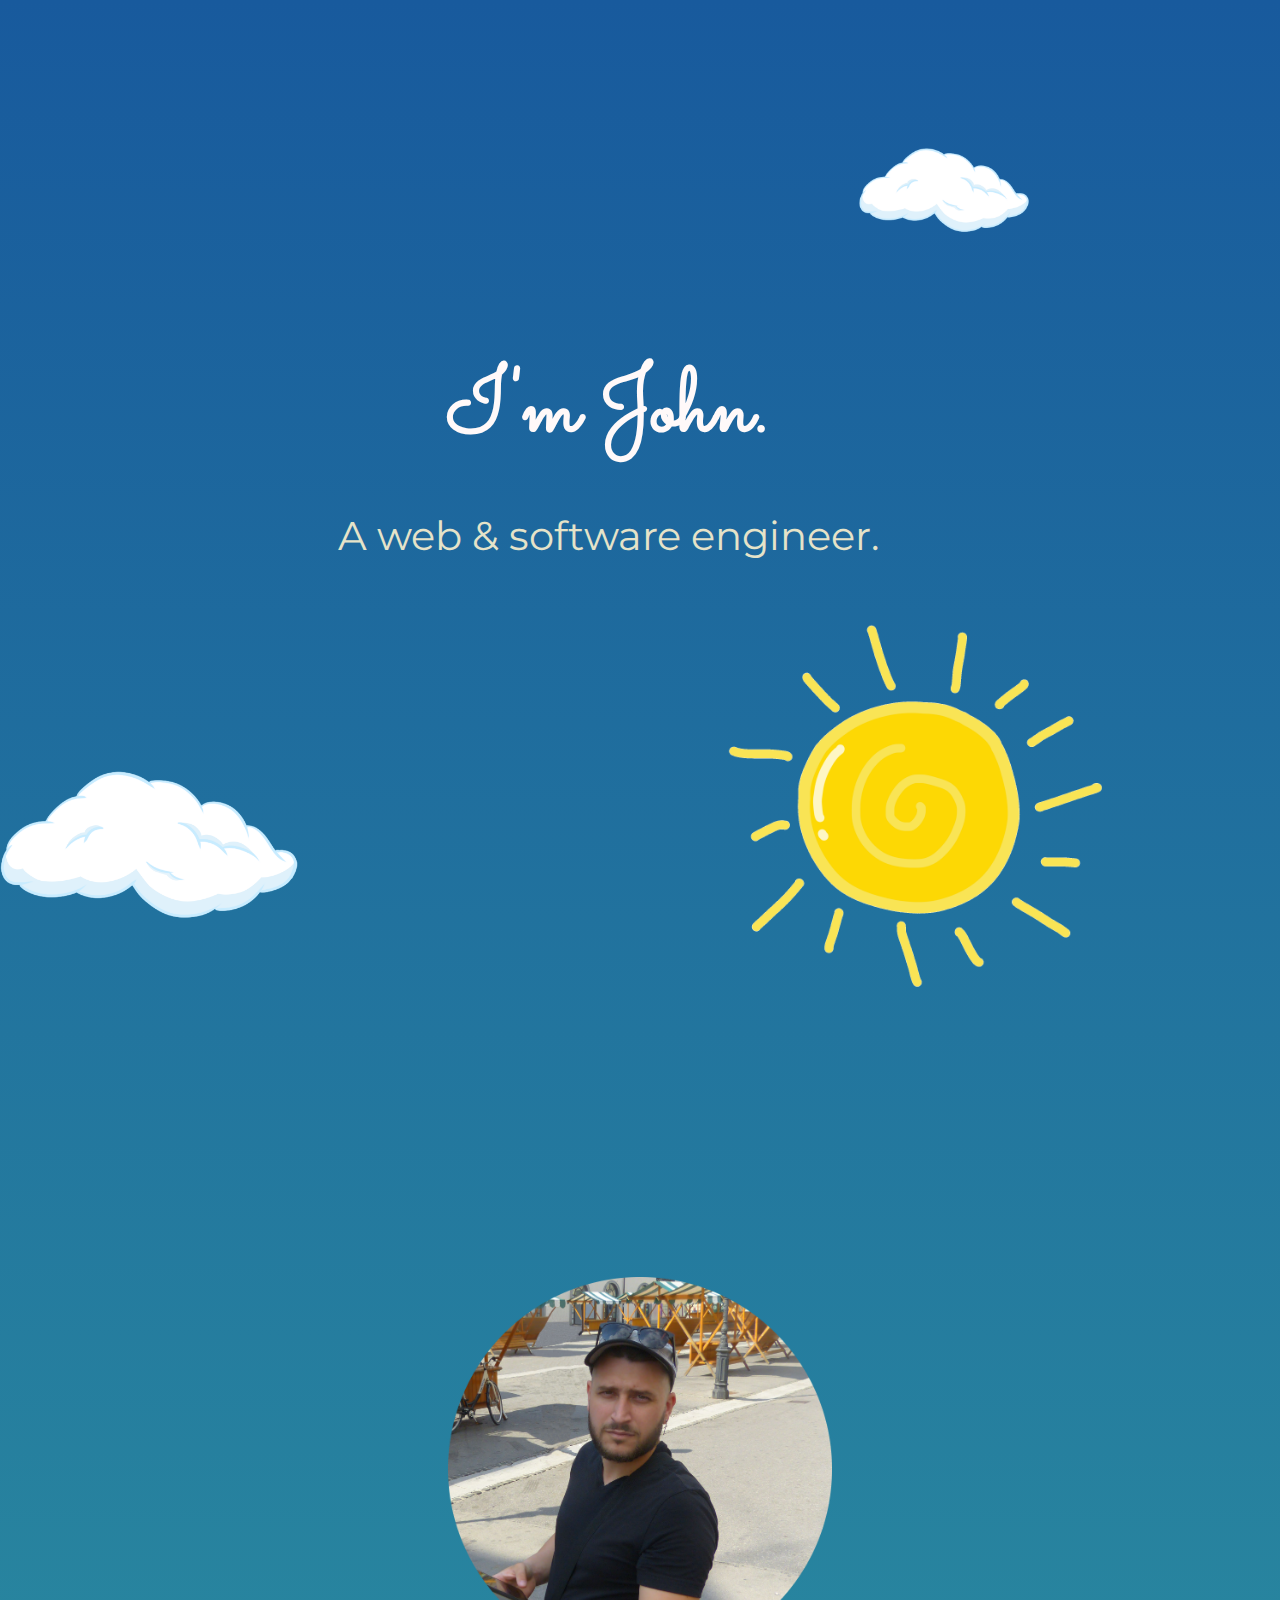
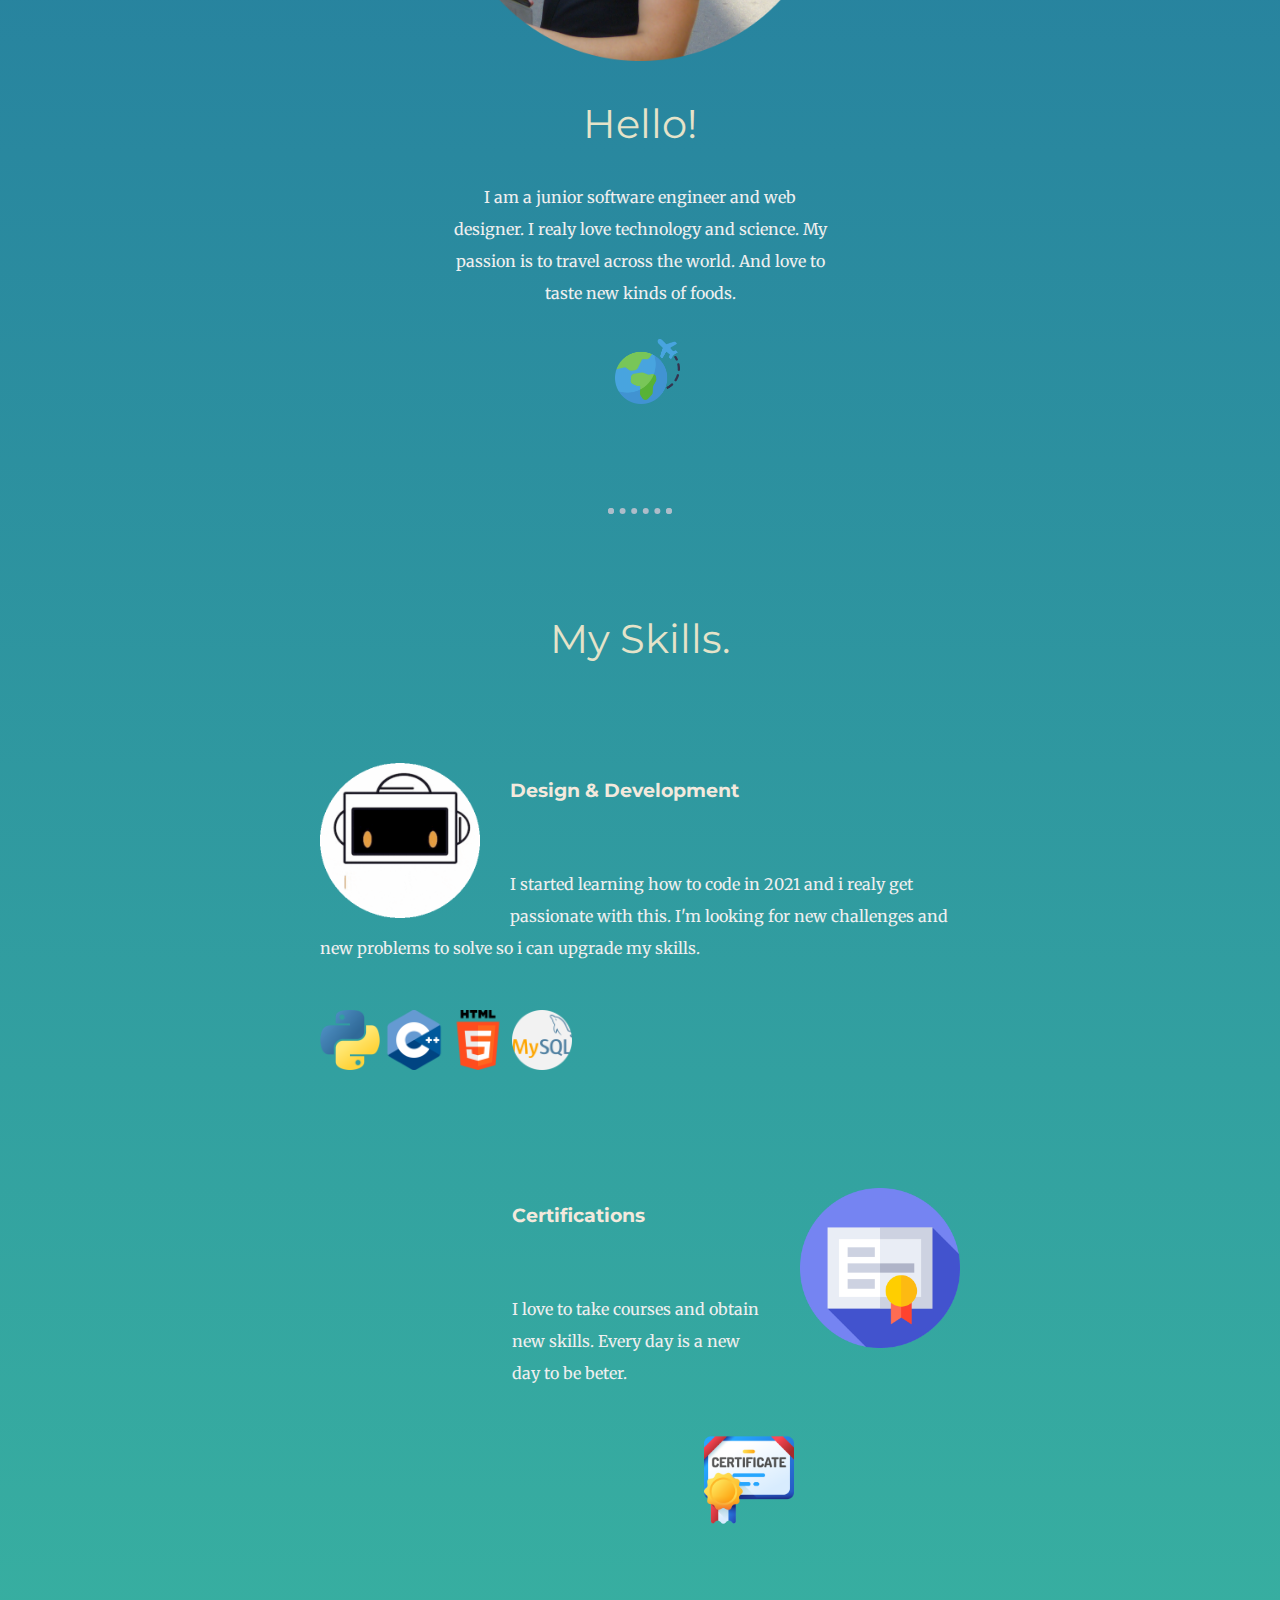
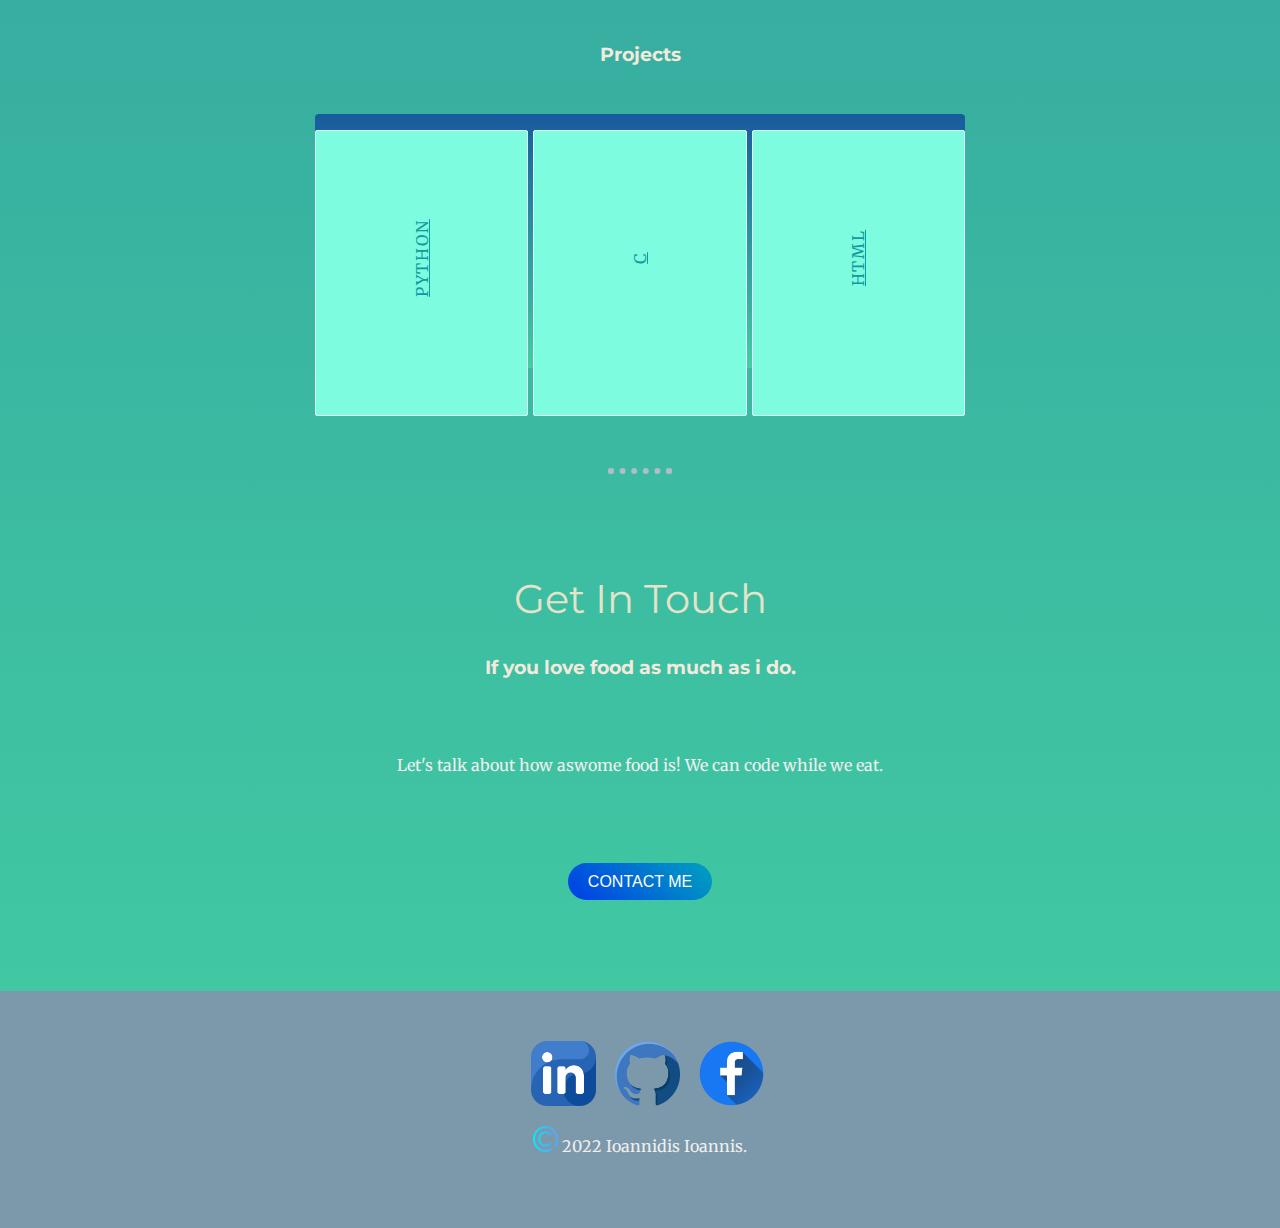
<file: index.html>
<!DOCTYPE html>
<html lang="en" dir="ltr">
  <head>
    <meta charset="utf-8">
    <title>John's Personal Site - a web-software developer</title>
    <link rel="stylesheet" href="css/styles.css">
    <link rel="icon" href="css/favicon.ico">
    <link rel="preconnect" href="https://fonts.googleapis.com">
    <link rel="preconnect" href="https://fonts.gstatic.com" crossorigin>
    <link href="https://fonts.googleapis.com/css2?family=Caveat&family=Merriweather&family=Montserrat&family=Sacramento&display=swap" rel="stylesheet">
    <meta name="viewport" content="width=device-width, initial-scale=1.0">
  </head>
  <body>

    <div class="top-container">
      <img src="images/cloud-new.png" alt="cloud-img" class="cloud1">
      <h1>I'm John.</h1>
      <h2>A web & software engineer.</h2>
      <img src="images/cloud-new.png" alt="cloud-img" class="cloud2">
      <img src="images/sun.png" alt="mountain-img" class="sun">
    </div>

    <div class="middle-container">
      <div class="profile">
        <img src="images/pic1.png" alt="My photo" class="pic">
        <h2>Hello!</h2>
        <p class="intro">I am a junior software engineer and web designer. I realy love technology and science. My passion is to travel across the world. And love to taste new kinds of foods.</p>
        <img src="images/travel.png" class="contact-links">

      </div>
      <hr>

      <div class="skills">
        <h2>My Skills.</h2>
        <div class="skill-row">
          <img class="im-coding" src="images/giphy1.gif" alt="">
          <h3>Design & Development</h3>
          <p class="coding">I started learning how to code in 2021 and i realy get passionate with this. I'm looking for new challenges and new problems to solve so i can upgrade my skills.</p>
          <img src="images/python.png" alt="python-image" class="prog-lang">
          <img src="images/c-.png" alt="C++-image" class="prog-lang">
          <img src="images/html-5.png" alt="html-image" class="prog-lang">
          <img src="images/mysql.png" alt="sql-image" class="prog-lang">
        </div>

        <div class="skill-row">

          <img class="certificate-img" src="images/certificate.png" alt="">
          <h3 class="courses">Certifications</h3>
          <p class="courses">I love to take courses and obtain new skills. Every day is a new day to be beter.</p>
          <a href="https://courses.edx.org/certificates/334efae5c7174339a7f71583b1ef36ed"><img src="images/cert.png" class="certs"></a>
        </div>
          <h3>Projects</h3>
        <div class="card">
          <p ><span><a href="https://github.com/iioannidis94/python">Python</a></span></p>
          <p><span><a href="https://github.com/iioannidis94/c">C</a></span></p>
          <p><span><a href="https://github.com/iioannidis94/cv">HTML</a></span></p>
        </div>

      </div>
      <hr>
      <div class="contact-me">
        <h2>Get In Touch</h2>
        <h3>If you love food as much as i do.</h3>
        <p class="contact-message">Let's talk about how aswome food is!
                        We can code while we eat.</p>
        <a class="btn" href="mailto:i.ioannidis.dev@gmail.com">CONTACT ME</a>
      </div>
    </div>



    <div class="bottom-container">

      <a class="footer-link" href="https://www.linkedin.com/in/ιωάννης-ιωαννίδης-7b419b255"><img src="images/linkedin.png" class="contact-links"></a>
      <a class="footer-link" href="https://github.com/iioannidis94"><img src="images/github.png" class="contact-links"></a>
      <a class="footer-link" href="https://www.facebook.com/marksmanLEGEND"><img src="images/facebook.png" class="contact-links"></a>

      <p><img src="images/copyright.png" alt="" class="copyright"> 2022 Ioannidis Ioannis.</p>
    </div>
  </body>
  </html>
</file>
<file: css/styles.css>
body {
  margin: 0;
  text-align: center;
  font-family: 'Merriweather', serif;
  background: #43cea2;  /* fallback for old browsers */
  background: -webkit-linear-gradient(to bottom, #185a9d, #43cea2);  /* Chrome 10-25, Safari 5.1-6 */
  background: linear-gradient(to bottom, #185a9d, #43cea2); /* W3C, IE 10+/ Edge, Firefox 16+, Chrome 26+, Opera 12+, Safari 7+ */
  padding: 0;

}

h1 {
  font-size: 5.625rem;
  margin-top: 20px;
  font-family: 'Sacramento', cursive;
  margin: 50px auto 0 auto;
  color: #FFF9F9;
  width: 100%;
  height: 10%;
  padding: 0;

}

h2 {
  font-family: 'Montserrat', sans-serif;
  font-size: 2.5rem;
  color: #E5E3C9;
  font-weight: normal;
  height: 10%;

}


h3 {
  font-family: 'Montserrat', sans-serif;
  color: #F3E9DD;
  padding-bottom: 30px;
  width: 100%;


}

a {
    color: #11999E;
}

p {
  padding-bottom: 30px;
  width: 100%;
  min-width: 250px;
  height: 100%;
  line-height: 2;
  color: #EFEFEF;
}

hr {
  border: dotted #EAF6F6 6px;
  border-bottom: none;
  width: 4%;
  border-color: #AEBDCA;
  margin: 100px auto;
}

.top-container {
  padding-left: 5%;
  position: relative;
  padding-top: 100px;
  padding-bottom: 100px;
  width: 105%;
  right: 10%;
  min-width: 460px;
}

.cloud1 {
  position: relative;
  left: 25%;
  top: 10%;
  width: 18%;
  max-width: 12rem;
  min-width: 5rem;
}

.cloud2 {
  top: auto;
  position: relative;
  right: 18%;
  width: 25%;
  max-width: 25rem;
  min-width: 7rem;
}

.sun {
  position: relative;
  left: 10%;
  bottom: 15%;
  width: 32%;
  max-width: 40rem;
  min-width: 15rem;
}

.middle-container {
  padding-top: 150px;
  padding-bottom: 100px;
  width: 100%;
  min-width: 460px;

}
.pic {
  width: 30%;
  min-width: 175px;
}
.intro {
  width: 30%;
  margin: auto;
}
.skill-row {
  width: 50%;
  margin: 100px auto 100px auto;
  text-align: left;
  line-height: 3;
}

.im-coding {
  width: 25%;
  float: left;
  margin-right: 30px;
  min-width: 120px;
}
.prog-lang {
  height: 60px;
}
.certs {
  height: auto;
  width: 15%;
  max-width: 90px;
  min-width: 60px;
  position: relative;
  left: 60%;
}
.certificate-img {
  width: 25%;
  float: right;
  margin-left: 30px;
  min-width: 120px;
}
.courses {
  padding-left: 30%;
}


.card {
  margin: auto;
  position: relative;
  width: 100%;
  min-width: 120px;
  height: 254px;
  border-radius: 4px;
  background: #43cea2;
  background: -webkit-linear-gradient(to bottom, #185a9d, #43cea2);
  background: linear-gradient(to bottom, #185a9d, #43cea2);
  display: flex;
  gap: 5px;
  max-width: 650px;

}

.card p {
  height: 100%;
  flex: 1;
  overflow: hidden;
  cursor: pointer;
  border-radius: 2px;
  transition: all .5s;
  background: #7DFcDF;
  border: 1px solid #E3F6FF;
  display: flex;
  justify-content: center;
  align-items: center;
  min-width: 120px;
}


.card p:hover {
  flex: 4;
}

.card p span {
  min-width: 120px;
  padding: .5em;
  text-align: center;
  transform: rotate(-90deg);
  transition: all .5s;
  text-transform: uppercase;
  color: #123123;
  letter-spacing: .1em;
}

.card p:hover span {
  transform: rotate(0);
}


.contact-me {
  align-self: center;

}

.bottom-container {
  padding: 50px 0 20px;
  background-color: #7C99AC;
  width: 100%;
  min-width: 460px;
}
.contact-message {
  width: 40%;
  margin: 40px auto 60px;
}
.btn {
 font-family: Arial;
 font-size: 16px;
 font-weight: 400;

 -webkit-border-radius: 28;
 -moz-border-radius: 28;
 border-radius: 28px;
 padding: 10px 20px 10px 20px;
 text-decoration: none;

 height: 60px;
 border: 0px solid;
 background-image: linear-gradient(45deg,blue,#00f0a0,blue);
 background-size: 500% 400%;
 color: white;
 border-radius: 50px;
 transition: 0.6s all;
}

.btn:hover {
 background-position: 75% 50%;
 transform: perspective(100px)
}

.btn:active {
 transform: scale(0.95);
 transition: 0.1s;
}
.copyright {
  width: 2%;
  height: auto;
  max-width: 40px;
}
.contact-links {
  width: 17%;
  max-width: 65px;
  padding-left: 15px;
}
</file>
